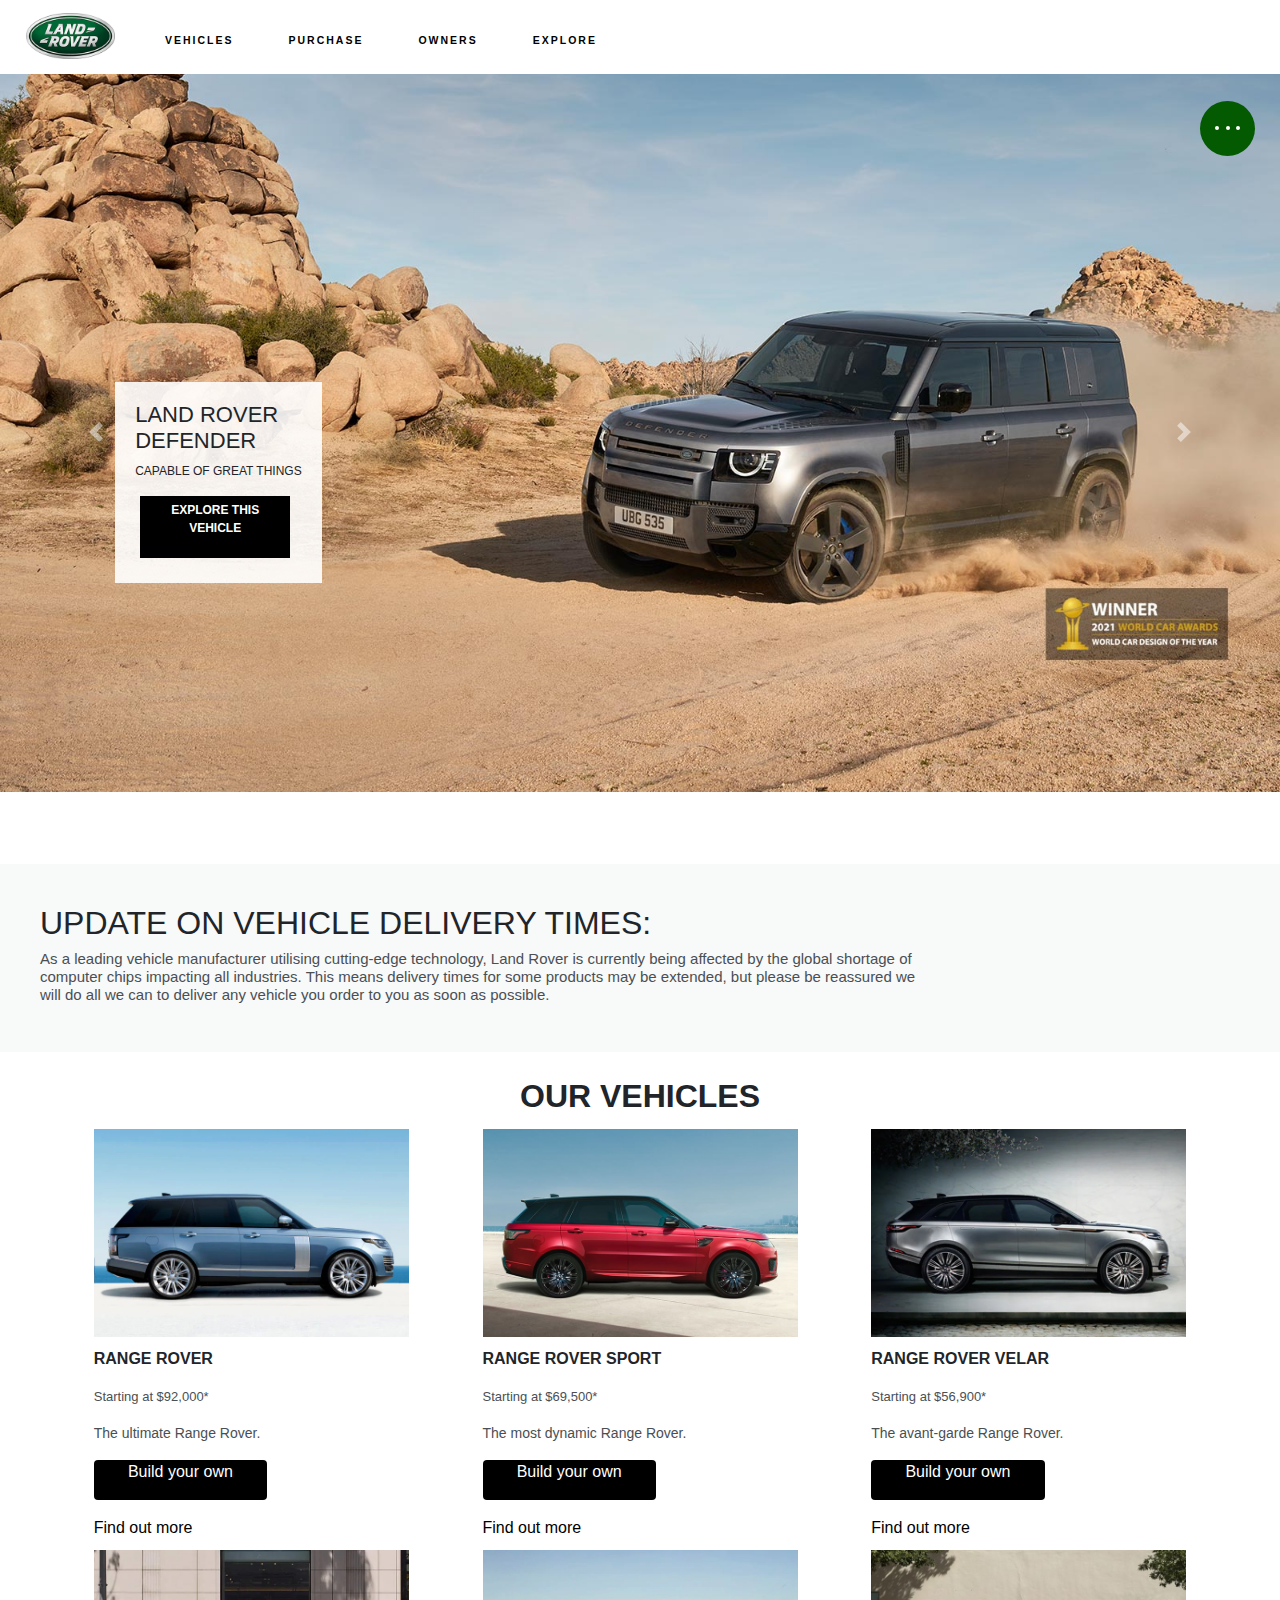
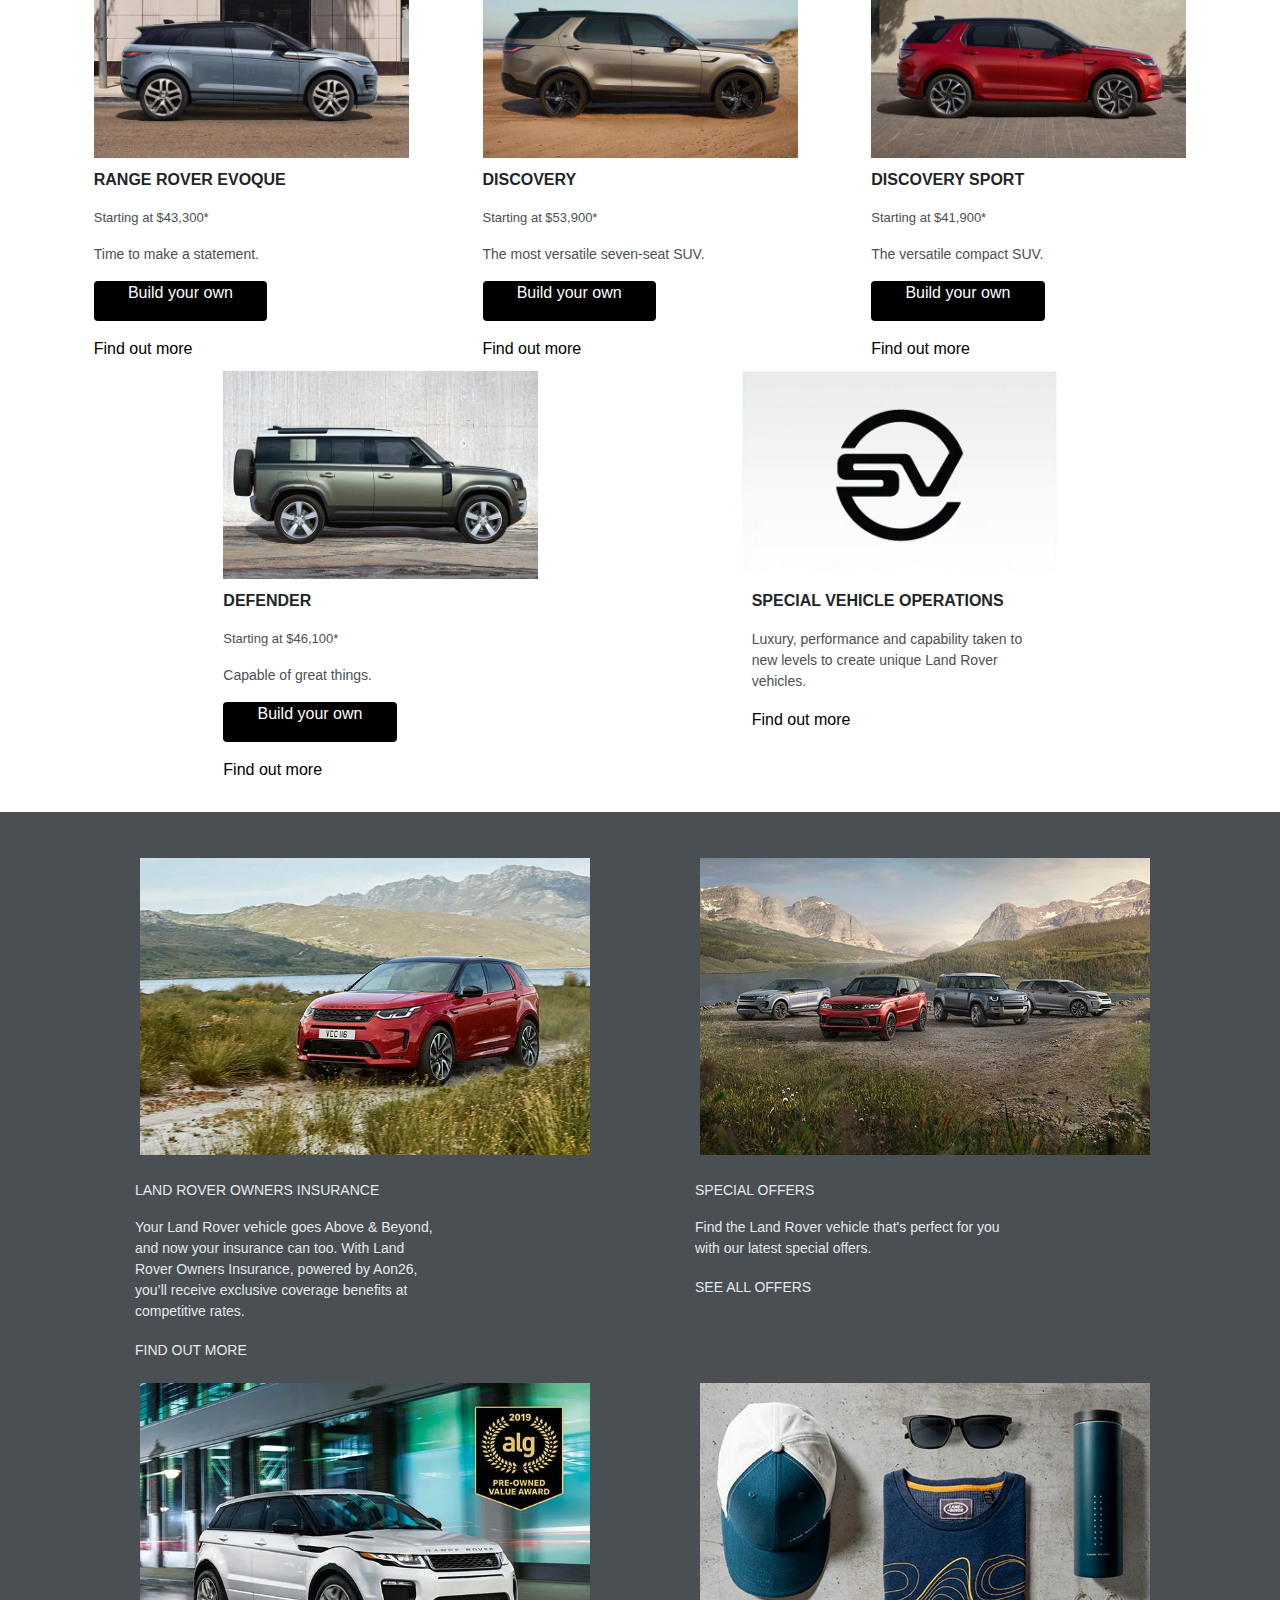
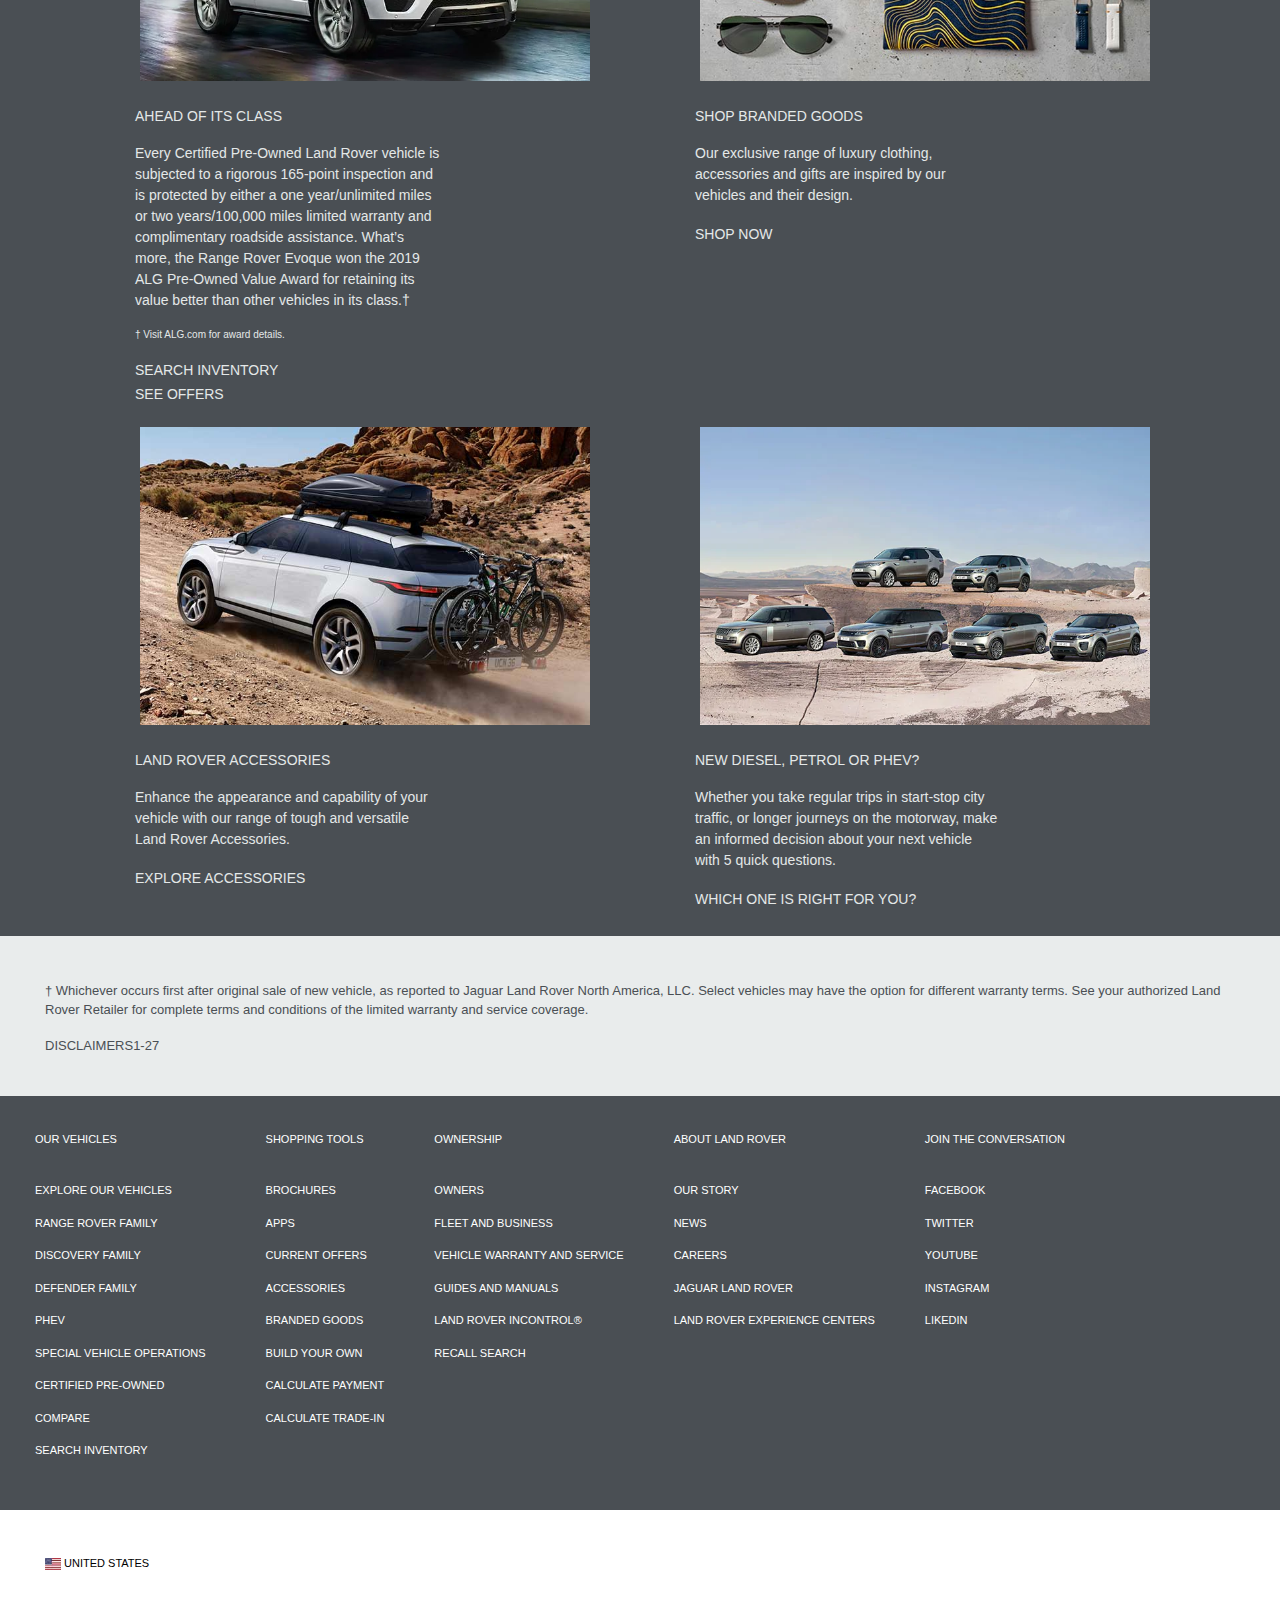
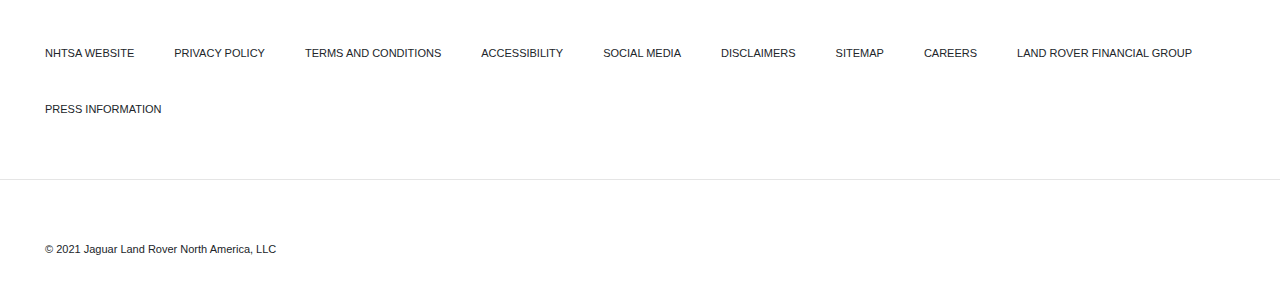
<file: index.html>
<!DOCTYPE html>
<html lang="en">

<head>
    <meta charset="UTF-8">
    <meta http-equiv="X-UA-Compatible" content="IE=edge">
    <meta name="viewport" content="width=device-width, initial-scale=1.0">
    <title>Land Rover Luxary & Compact SUVs</title>
    <link rel="stylesheet" href="/css/style.css">
    <link rel="stylesheet" href="https://maxcdn.bootstrapcdn.com/bootstrap/4.0.0/css/bootstrap.min.css"
        integrity="sha384-Gn5384xqQ1aoWXA+058RXPxPg6fy4IWvTNh0E263XmFcJlSAwiGgFAW/dAiS6JXm" crossorigin="anonymous">
    <script src="https://code.jquery.com/jquery-3.2.1.slim.min.js"
        integrity="sha384-KJ3o2DKtIkvYIK3UENzmM7KCkRr/rE9/Qpg6aAZGJwFDMVNA/GpGFF93hXpG5KkN"
        crossorigin="anonymous"></script>
    <script src="https://cdnjs.cloudflare.com/ajax/libs/popper.js/1.12.9/umd/popper.min.js"
        integrity="sha384-ApNbgh9B+Y1QKtv3Rn7W3mgPxhU9K/ScQsAP7hUibX39j7fakFPskvXusvfa0b4Q"
        crossorigin="anonymous"></script>
    <script src="https://maxcdn.bootstrapcdn.com/bootstrap/4.0.0/js/bootstrap.min.js"
        integrity="sha384-JZR6Spejh4U02d8jOt6vLEHfe/JQGiRRSQQxSfFWpi1MquVdAyjUar5+76PVCmYl"
        crossorigin="anonymous"></script>
</head>

<body>
    <header>
        <div class="header-cont">


            <div class="navigation">



                <div class="logo">
                    <img width="89px" src="/img/logo-landrover.webp">
                </div>

                <div class="cont-navigation">

                    <nav class="my-nav">
                        <div class="menu-link">
                            <div class="ff">
                                <a href="" class="menu-link venicles"><strong>VEHICLES</strong></a>
                                <div class="veniclesHov">

                                    <div class="hed">
                                        <p>All VEHICLES</p>
                                        <p>ELECTRIC</p>
                                        <P>SPECIAL VEHICLE OPERATIONS</P>


                                    </div>

                                </div>

                                <div>
                                    <a href="" class="menu-link"><strong>PURCHASE</strong></a>
                                </div>

                                <div>
                                    <a href="" class="menu-link"><strong>OWNERS</strong></a>
                                </div>

                                <div>
                                    <a href="" class="menu-link"><strong>EXPLORE</strong></a>
                                </div>
                            </div>
                    </nav>

                </div>


            </div>
            <div class="heade">
                <div class="header-slider">


                    <div id="carouselExampleControls" class="carousel slide" data-ride="carousel">
                        <div class="carousel-inner">
                            <div class="carousel-item active">
                                <img class="d-block w-100" src="/img/slider-def.jpg" alt="First slide">
                                <div class="slider-content">
                                    <h1>LAND ROVER <br> DEFENDER</h1>
                                    <p>CAPABLE OF GREAT THINGS</p>

                                    <div class="batton-cont">

                                        <p> <strong>EXPLORE THIS VEHICLE</strong></p>
                                    </div>

                                </div>
                            </div>


                            <div class="carousel-item">
                                <img class="d-block w-100" src="/img/slider-dis.jpg" alt="Second slide">
                                <div class="slider-content">
                                    <h1><strong>THE NEW LAND <br> ROVER DISCOVERY</strong></h1>
                                    <p>THE MOST VERSATILE SEVEN SEAT SUV</p>

                                    <div class="batton-cont">

                                        <p> <strong>EXPLORE THIS VEHICLE</strong></p>
                                    </div>

                                </div>
                            </div>


                            <div class="carousel-item">
                                <img class="d-block w-100" src="/img/slider-evo.jpg" alt="Third slide">
                                <div class="slider-content">
                                    <h1><strong> ROVER <br> EVOQUE</strong></h1>
                                    <p>TIME TO MAKE A STATEMENT. NOW ALSO <br> AVAILABLE AS PLUG-IN HYBRID</p>

                                    <div class="batton-cont">

                                        <p> <strong>EXPLORE THIS VEHICLE</strong></p>
                                    </div>

                                </div>
                            </div>


                            <div class="carousel-item">
                                <img class="d-block w-100" src="/img/slider-dis-second.jpg" alt="Third slide">
                                <div class="slider-content">
                                    <h1><strong>RANGE ROVER <br> EVOQUE</strong></h1>
                                    <p>TIME TO MAKE A STATEMENT. NOW ALSO <br> AVAILABLE AS PLUG-IN HYBRID</p>

                                    <div class="batton-cont">

                                        <p> <strong>EXPLORE THIS VEHICLE</strong></p>
                                    </div>

                                </div>

                            </div>
                        </div>
                        <a class="carousel-control-prev" href="#carouselExampleControls" role="button"
                            data-slide="prev">
                            <span class="carousel-control-prev-icon" aria-hidden="true"></span>
                            <span class="sr-only">Previous</span>
                        </a>
                        <a class="carousel-control-next" href="#carouselExampleControls" role="button"
                            data-slide="next">
                            <span class="carousel-control-next-icon" aria-hidden="true"></span>
                            <span class="sr-only">Next</span>
                        </a>
                    </div>

                    <div class="round-button">
                        <div class="body-round"></div>
                        <div class="body-round"></div>
                        <div class="body-round"></div>
                    </div>

                </div>
            </div>

        </div>

        </div>

    </header>


    <main>

        <div class="main-content">

            <article>
                <div class="signPost">

                </div>
            </article>

        </div>


        <article class="infoRov">

            <div class="bgg">
                <h2>UPDATE ON VEHICLE DELIVERY TIMES:</h2>
                <h3>As a leading vehicle manufacturer utilising cutting-edge technology, Land Rover is currently being
                    affected by the global shortage of computer chips impacting all industries. This means delivery
                    times for some products may be extended, but please be reassured we will do all we can to deliver
                    any vehicle you order to you as soon as possible.</h3>
            </div>


        </article>

        <article class="rangecars">
            <h2> <strong> OUR VEHICLES</strong></h2>
            <div class="cars">
                <div class="rangeRover"><img src="img/1.webp" alt="Range Rover">
                    <div class="infoRover">
                        <p><strong>RANGE ROVER</strong></p>
                        <p class="litllegrey">Starting at $92,000*</p>
                        <p class="grey">The ultimate Range Rover.</p>
                        <span class="bl">
                            <p class="bl">Build your own</p>
                        </span>
                        <a href="#">Find out more</a>
                    </div>
                </div>
                <div class="rangeRoverSport"><img src="img/2sport.jpg" alt="Range Rover Sport">
                    <div class="infoRoverSport">
                        <p><STRONG>RANGE ROVER SPORT</STRONG></p>
                        <p class="litllegrey" class="litllegrey">Starting at $69,500*</p>
                        <p class="grey">The most dynamic Range Rover.</p>
                        <span>
                            <p class="bl">Build your own</p>
                        </span>
                        <a href="#">Find out more</a>
                    </div>
                </div>
                <div class="Velar"><img src="img/velar.webp" alt="Range Rover Evoque">
                    <div class="roverVelar">
                        <p><strong>RANGE ROVER VELAR</strong></p>
                        <p class="litllegrey">Starting at $56,900*</p>
                        <p class="grey">The avant-garde Range Rover.</p>
                        <span>
                            <p class="bl">Build your own</p>
                        </span>
                        <a href="#">Find out more</a>
                    </div>
                </div>
                <div class="Evoque"><img src="img/evoque.webp" alt="Range Rover Evoque">
                    <div class="roverEvoque">
                        <p><strong>RANGE ROVER EVOQUE</strong></p>
                        <p class="litllegrey">Starting at $43,300*</p>
                        <p class="grey">Time to make a statement.</p>
                        <span>
                            <p class="bl">Build your own</p>
                        </span>
                        <a href="#">Find out more</a>
                    </div>
                </div>
                <div class="discovery"><img src="img/discovery.webp" alt="Range Rover Discovery">
                    <div class="roverDiscovery">
                        <p><strong>DISCOVERY</strong></p>
                        <p class="litllegrey">Starting at $53,900*</p>
                        <p class="grey">The most versatile seven-seat SUV.</p>
                        <span>
                            <p class="bl">Build your own</p>
                        </span>
                        <a href="#">Find out more</a>
                    </div>
                </div>
                <div class="discoverySport"><img src="img/discovery sport.jpg" alt="Discovery Sport">
                    <div class="roverdiscoverySport">
                        <p><strong>DISCOVERY SPORT</strong></p>
                        <p class="litllegrey">Starting at $41,900*</p>
                        <p class="grey">The versatile compact SUV.</p>
                        <span>
                            <p class="bl">Build your own</p>
                        </span>
                        <a href="#"> Find out more</a>
                    </div>
                </div>
                <div class="defender"><img src="img/def.webp" alt="Range Rover Defender">
                    <div class="roverDefender">
                        <p><strong>DEFENDER</strong></p>
                        <p class="litllegrey">Starting at $46,100*</p>
                        <p class="grey">Capable of great things.</p>
                        <span>
                            <p class="bl">Build your own</p>
                        </span>
                        <a href="#">Find out more</a>
                    </div>
                </div>
                <div class="SPECIALVENICLEOPERATIONS"><img src="img/specvin.webp" alt="SPECIAL VENICLE OPERATIONS">
                    <div class="spec">
                        <p><strong>SPECIAL VEHICLE OPERATIONS</strong></p>
                        <p class="grey">Luxury, performance and capability taken to<br> new levels to create unique
                            Land
                            Rover<br> vehicles.</p>
                        <a href="#">Find out more</a>
                    </div>
                </div>
            </div>
        </article>

        <article>
            <div class="infoAboutRover">
                <div class="contAbout">
                    <div class="marg">
                        <img src="img/111.webp" alt="LAND ROVER OWNERS INSURANCE">
                        <p class="str1">LAND ROVER OWNERS INSURANCE</p>
                        <p>Your Land Rover vehicle goes Above & Beyond, and now your insurance can too. With
                            Land Rover
                            Owners Insurance, powered by Aon26, you’ll receive exclusive coverage benefits
                            at
                            competitive rates.</p>
                        <a href="#">FIND OUT MORE</a>
                    </div>
                    <div class="marg">
                        <img src="img/222.jpg" alt="SPECIAL OFFERS">
                        <p class="str1">SPECIAL OFFERS</p>
                        <p>Find the Land Rover vehicle that's perfect for you with our latest special
                            offers.</p>
                        <a href="#">SEE ALL OFFERS</a>
                    </div>
                    <div class="marg">
                        <img src="img/333.webp" alt="AHEAD OF ITS CLASS">
                        <p class="str1">AHEAD OF ITS CLASS</p>
                        <p>Every Certified Pre-Owned Land Rover vehicle is subjected to a rigorous 165-point
                            inspection
                            and is protected by either a one year/unlimited miles or two years/100,000 miles
                            limited
                            warranty and complimentary roadside assistance. What’s more, the Range Rover
                            Evoque won the
                            2019 ALG Pre-Owned Value Award for retaining its value better than other
                            vehicles in its
                            class.†</p>
                        <p class="scr">† Visit ALG.com for award details.</p>
                        <a href="#">SEARCH INVENTORY</a><br>
                        <a href="#">SEE OFFERS</a>
                    </div>
                    <div class="marg">
                        <img src="img/444.jpg" alt="SHOP BRANDED GOODS">
                        <p class="str1">SHOP BRANDED GOODS</p>
                        <p>Our exclusive range of luxury clothing, accessories and gifts are inspired by our
                            vehicles
                            and their design.</p>
                        <a href="">SHOP NOW</a>
                    </div>
                    <div class="marg"><img src="img/777.jpg" alt="Land Rover Info">
                        <p class="str1">LAND ROVER ACCESSORIES</p>
                        <p>Enhance the appearance and capability of your vehicle with our range of tough and
                            versatile Land Rover Accessories.</p>
                        <a href="#">EXPLORE ACCESSORIES</a>
                    </div>
                    <div class="marg"><img src="img/888.webp" alt="Info Rover">
                        <p class="str1">NEW DIESEL, PETROL OR PHEV?</p>
                        <p>Whether you take regular trips in start-stop city traffic, or longer journeys on the
                            motorway, make an informed decision about your next vehicle with 5 quick questions.</p>
                        <a href="#">WHICH ONE IS RIGHT FOR YOU?</a>
                    </div>


                </div>
            </div>
            </div>
        </article>

        <div class="discl">
            <div class="lambo">
                <p>
                    † Whichever occurs first after original sale of new vehicle, as reported to Jaguar Land
                    Rover
                    North America, LLC. Select vehicles may have the option for different warranty terms.
                    See your
                    authorized
                    Land Rover Retailer for complete terms and conditions of the limited warranty and
                    service coverage.
                </p>
                <a href="#">DISCLAIMERS1-27</a>
            </div>
        </div>
    </main>


    <footer>
        <div class="infoFoot">
            <div class="info1">
                <p class="grey">OUR VEHICLES</p>
                <p>EXPLORE OUR VEHICLES</p>
                <p>RANGE ROVER FAMILY</p>
                <p>DISCOVERY FAMILY</p>
                <p>DEFENDER FAMILY</p>
                <p>PHEV</p>
                <p>SPECIAL VEHICLE OPERATIONS</p>
                <p>CERTIFIED PRE-OWNED</p>
                <p>COMPARE</p>
                <p>SEARCH INVENTORY</p>
            </div>
            <div class="info2">
                <p class="grey">SHOPPING TOOLS</p>
                <p>BROCHURES</p>
                <p>APPS</p>
                <p>CURRENT OFFERS</p>
                <p>ACCESSORIES</p>
                <p>BRANDED GOODS</p>
                <p>BUILD YOUR OWN</p>
                <p>CALCULATE PAYMENT</p>
                <p>CALCULATE TRADE-IN</p>
            </div>
            <div class="info3">
                <p class="grey">OWNERSHIP</p>
                <p>OWNERS</p>
                <p>FLEET AND BUSINESS</p>
                <p>VEHICLE WARRANTY AND SERVICE</p>
                <p>GUIDES AND MANUALS</p>
                <p>LAND ROVER INCONTROL®</p>
                <p>RECALL SEARCH</p>
            </div>
            <div class="info4">
                <p class="grey">ABOUT LAND ROVER</p>
                <p>OUR STORY</p>
                <p>NEWS</p>
                <p>CAREERS</p>
                <p>JAGUAR LAND ROVER</p>
                <p>LAND ROVER EXPERIENCE CENTERS</p>
            </div>
            <div class="info5">
                <p class="grey">JOIN THE CONVERSATION</p>
                <p>FACEBOOK</p>
                <p>TWITTER</p>
                <p>YOUTUBE</p>
                <p>INSTAGRAM</p>
                <p>LIKEDIN</p>
            </div>

        </div>


        <div class="cont">

            <div class="i"><img src="img/US.webp" alt="Usa" width="16px" height="12px"> UNITED STATES</div>
            <div class="fa">
                <p>NHTSA WEBSITE</p>
                <p>PRIVACY POLICY</p>
                <p>TERMS AND CONDITIONS</p>
                <p>ACCESSIBILITY</p>
                <p>SOCIAL MEDIA</p>
                <p>DISCLAIMERS</p>
                <p>SITEMAP</p>
                <p>CAREERS</p>
                <p>LAND ROVER FINANCIAL GROUP</p>
                <p>PRESS INFORMATION</p>
            </div>
            <hr>
            <div class="fa">
                <p>
                    © 2021 Jaguar Land Rover North America, LLC</p>
            </div>
        </div>

    </footer>
</body>

</html>
</file>
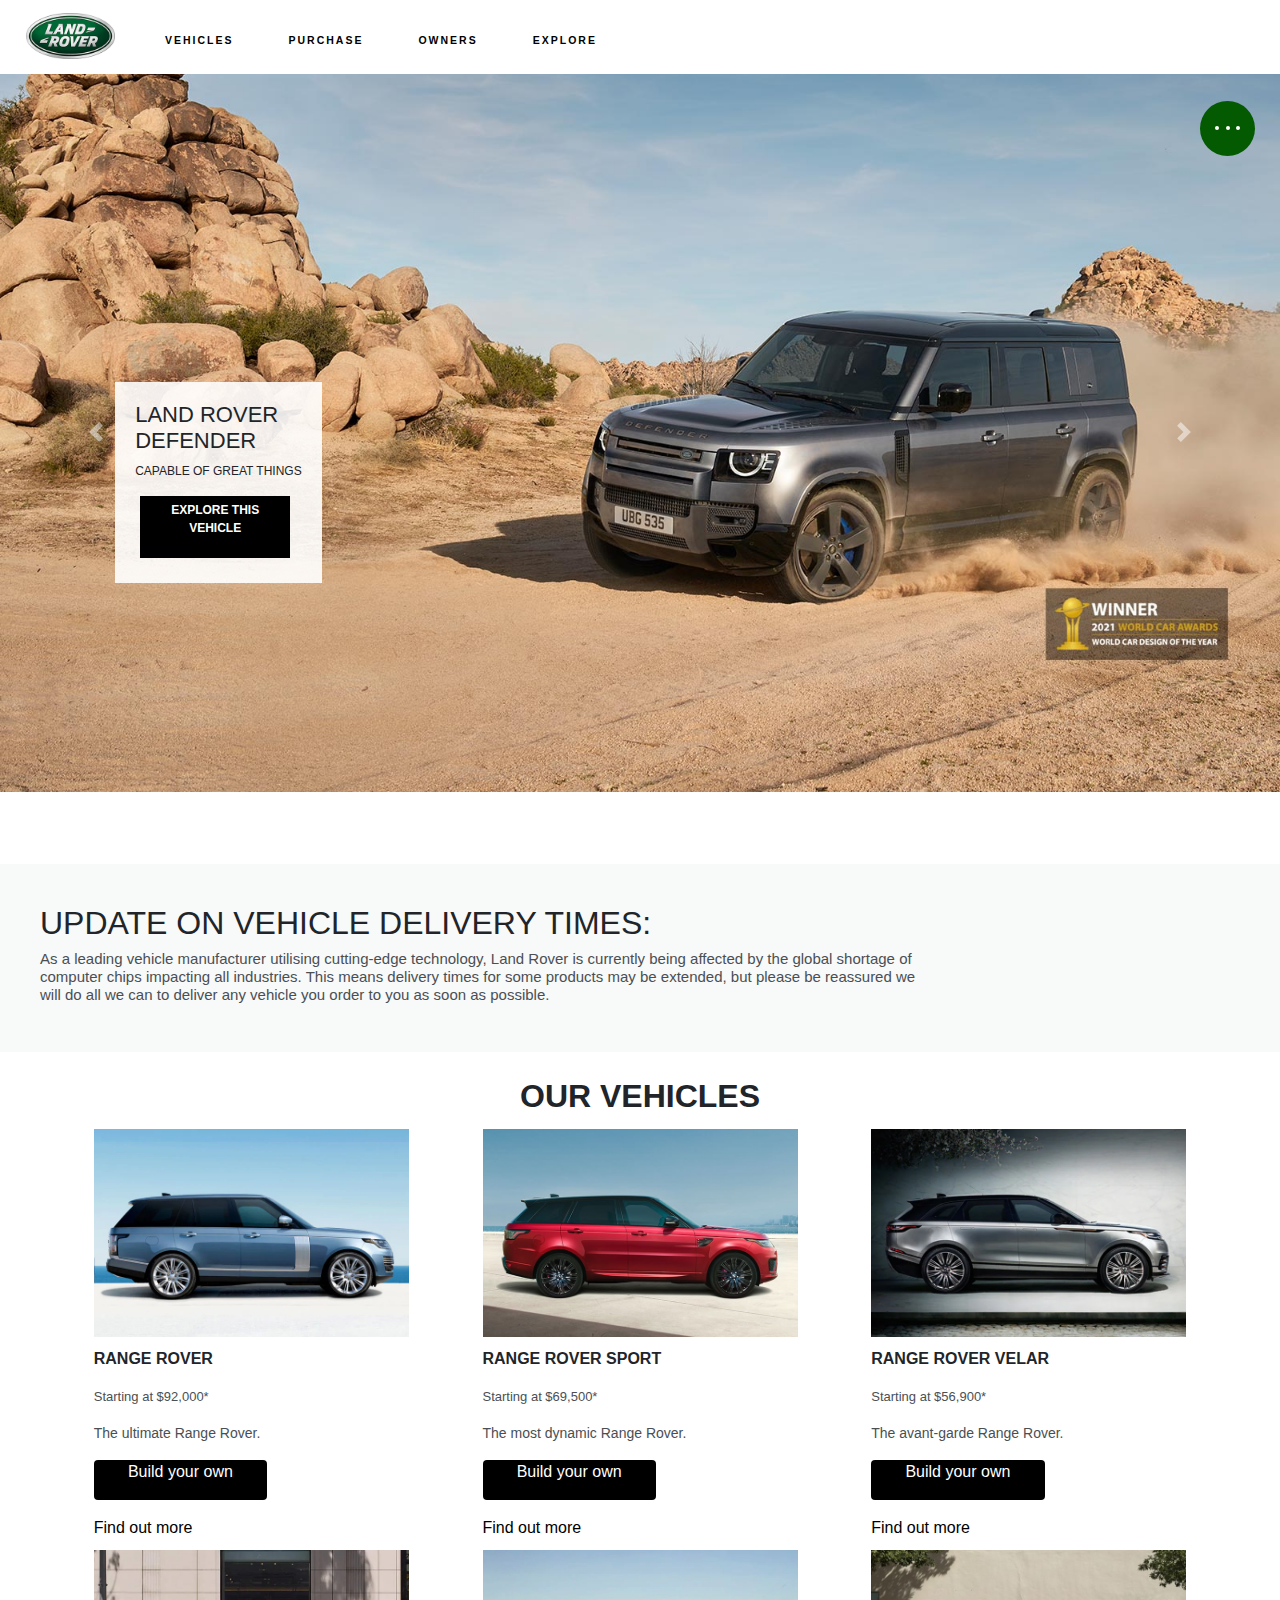
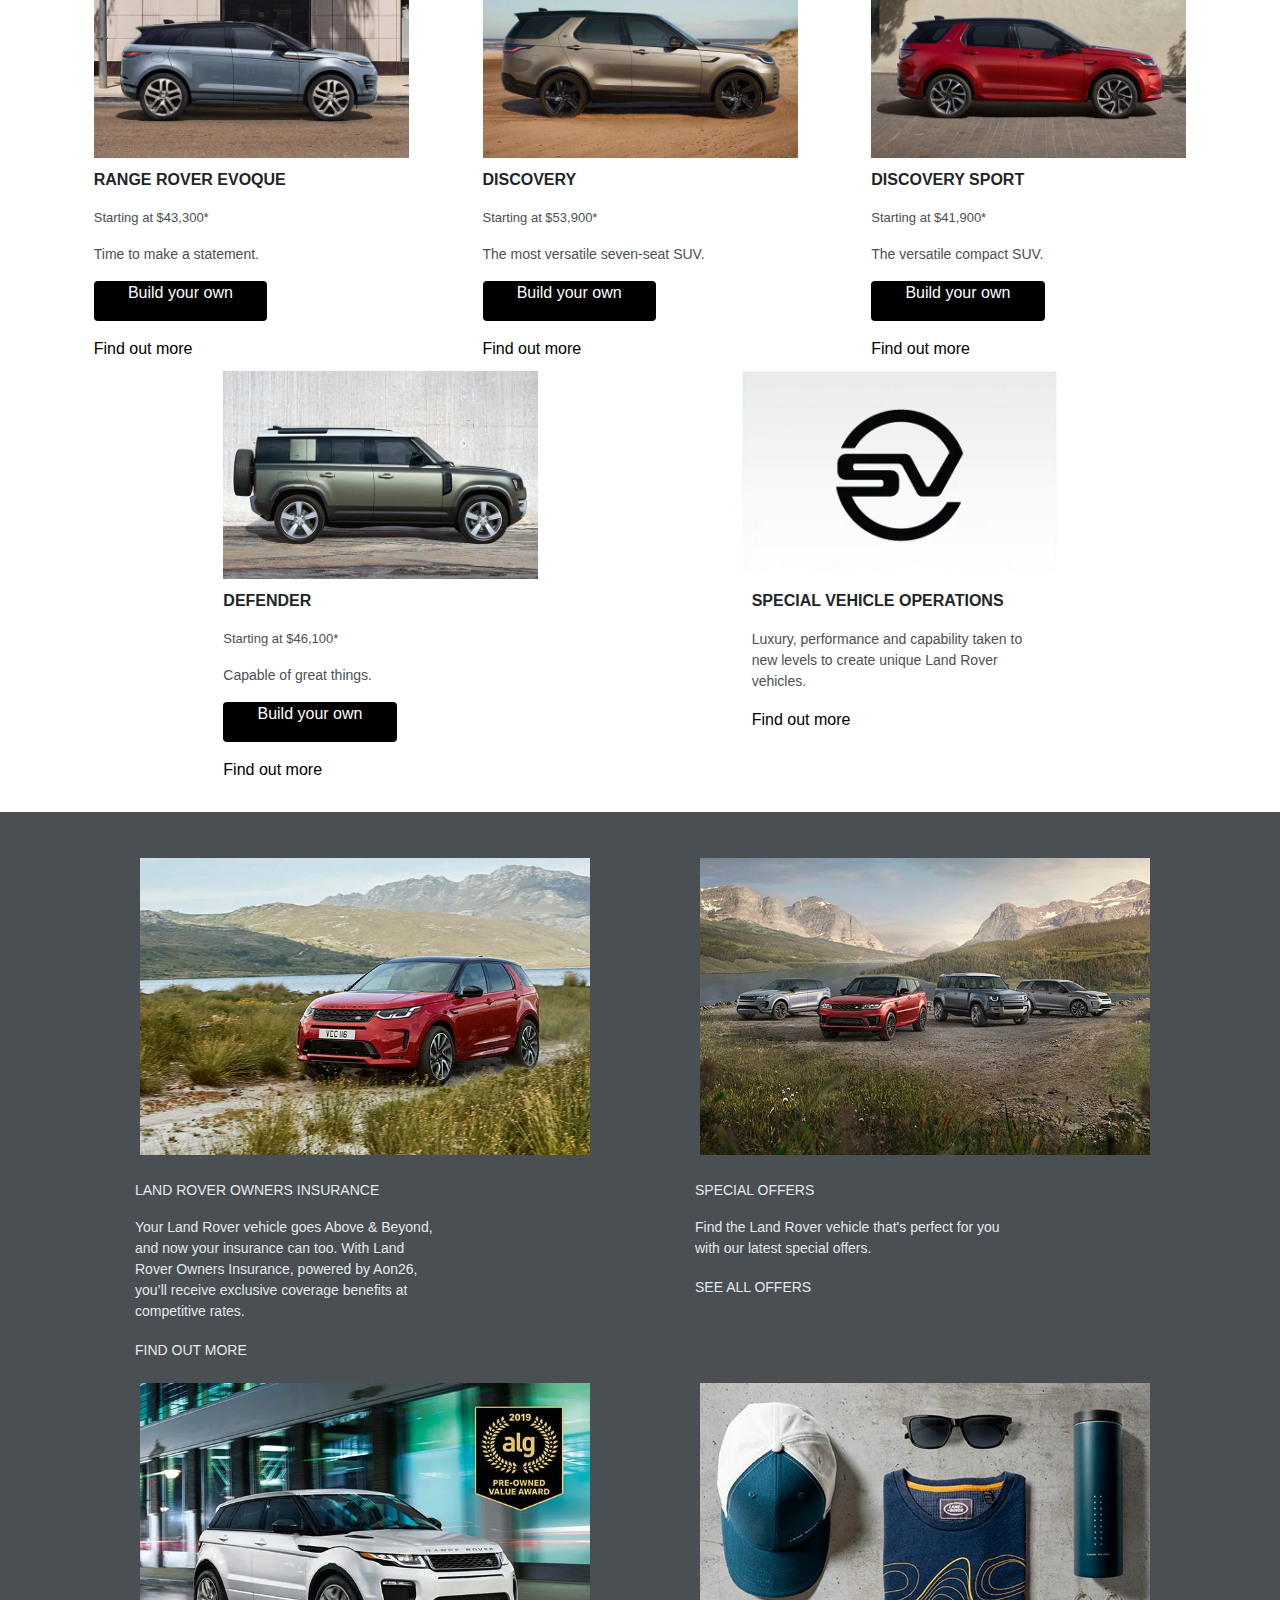
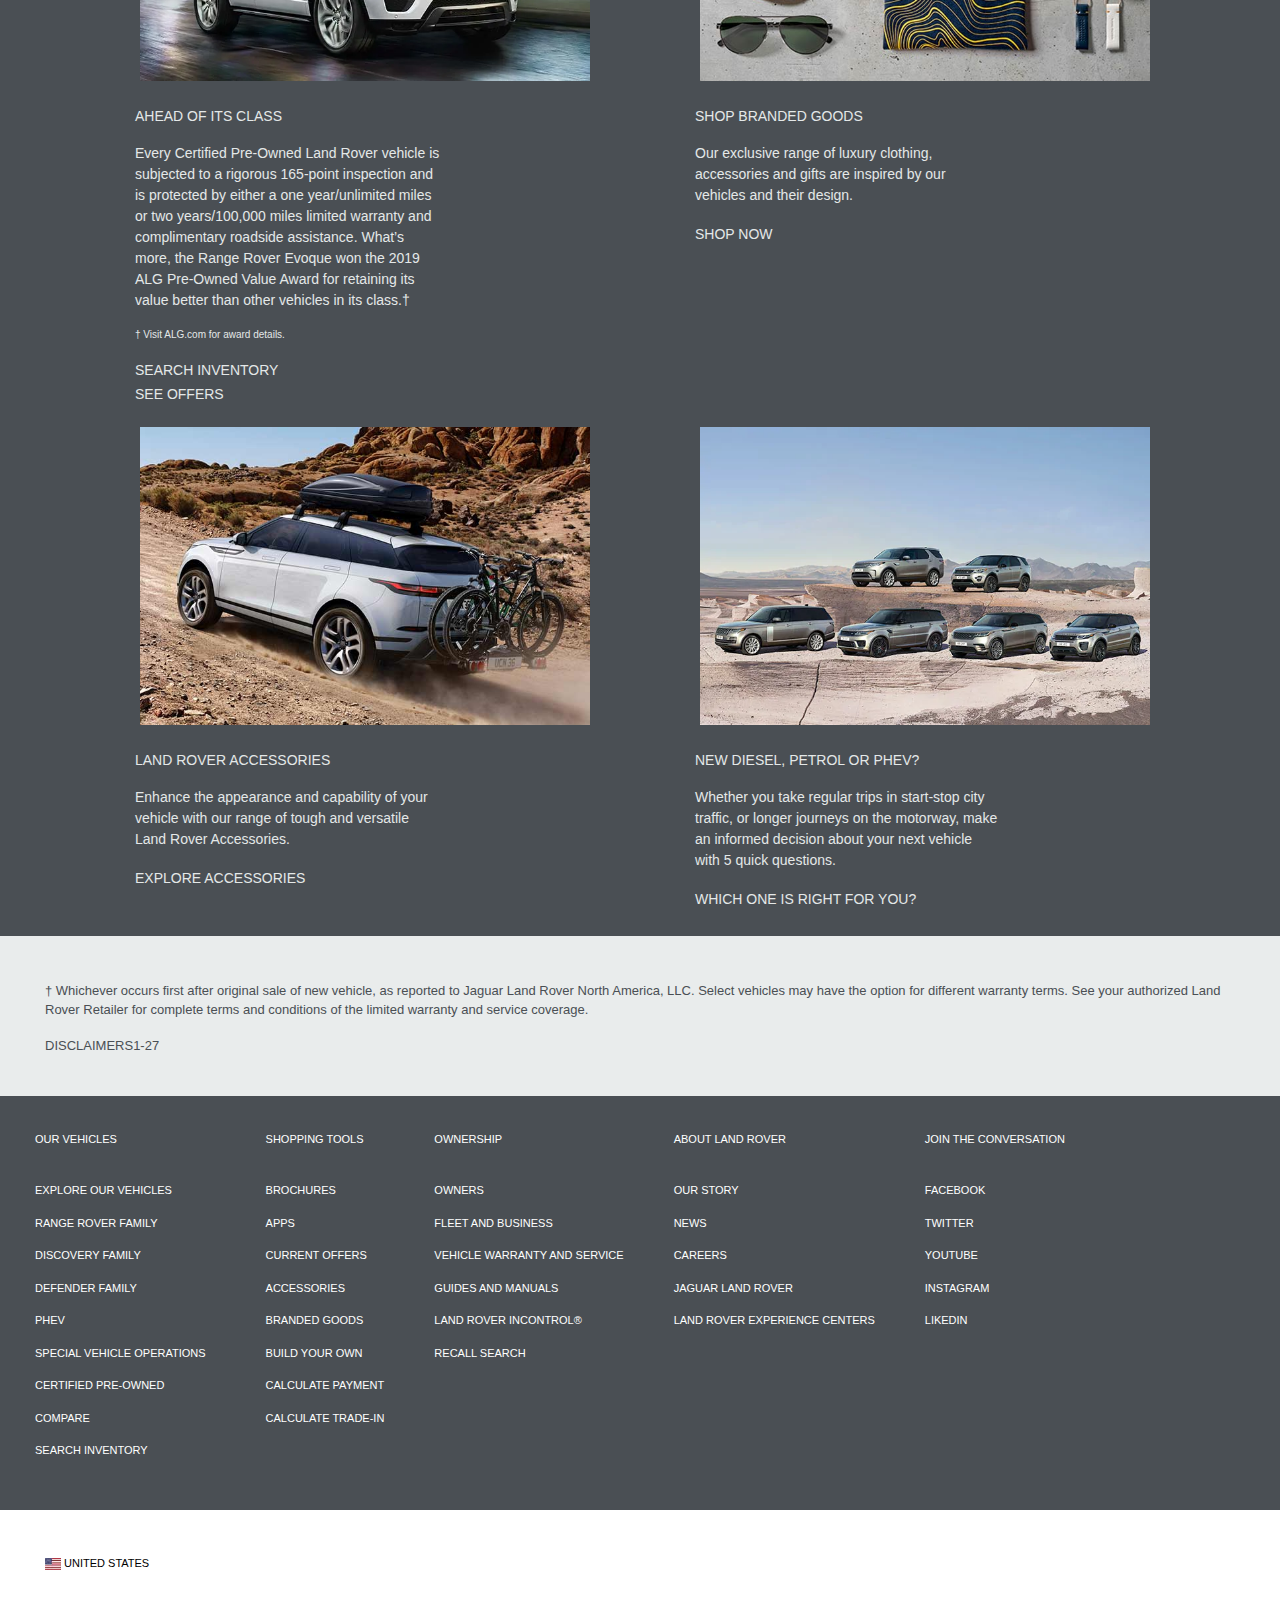
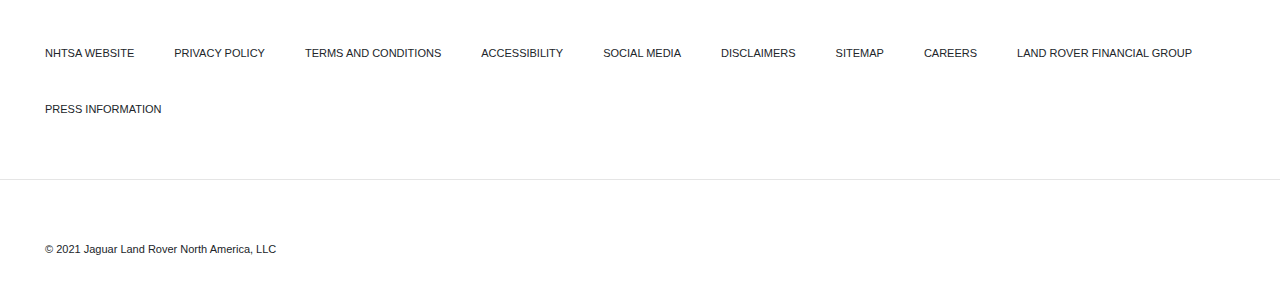
<file: Land Rover/index.html>
<!DOCTYPE html>
<html lang="en">

<head>
    <meta charset="UTF-8">
    <meta http-equiv="X-UA-Compatible" content="IE=edge">
    <meta name="viewport" content="width=device-width, initial-scale=1.0">
    <title>Land Rover Luxary & Compact SUVs</title>
    <link rel="stylesheet" href="/css/style.css">
    <link rel="stylesheet" href="https://maxcdn.bootstrapcdn.com/bootstrap/4.0.0/css/bootstrap.min.css"
        integrity="sha384-Gn5384xqQ1aoWXA+058RXPxPg6fy4IWvTNh0E263XmFcJlSAwiGgFAW/dAiS6JXm" crossorigin="anonymous">
    <script src="https://code.jquery.com/jquery-3.2.1.slim.min.js"
        integrity="sha384-KJ3o2DKtIkvYIK3UENzmM7KCkRr/rE9/Qpg6aAZGJwFDMVNA/GpGFF93hXpG5KkN"
        crossorigin="anonymous"></script>
    <script src="https://cdnjs.cloudflare.com/ajax/libs/popper.js/1.12.9/umd/popper.min.js"
        integrity="sha384-ApNbgh9B+Y1QKtv3Rn7W3mgPxhU9K/ScQsAP7hUibX39j7fakFPskvXusvfa0b4Q"
        crossorigin="anonymous"></script>
    <script src="https://maxcdn.bootstrapcdn.com/bootstrap/4.0.0/js/bootstrap.min.js"
        integrity="sha384-JZR6Spejh4U02d8jOt6vLEHfe/JQGiRRSQQxSfFWpi1MquVdAyjUar5+76PVCmYl"
        crossorigin="anonymous"></script>
</head>

<body>
    <header>
        <div class="header-cont">


            <div class="navigation">



                <div class="logo">
                    <img width="89px" src="/img/logo-landrover.webp">
                </div>

                <div class="cont-navigation">

                    <nav class="my-nav">
                        <div class="menu-link">
                            <div class="ff">
                                <a href="" class="menu-link venicles"><strong>VEHICLES</strong></a>
                                <div>
                                    <a href="" class="menu-link"><strong>PURCHASE</strong></a>
                                </div>

                                <div>
                                    <a href="" class="menu-link"><strong>OWNERS</strong></a>
                                </div>

                                <div>
                                    <a href="" class="menu-link"><strong>EXPLORE</strong></a>
                                </div>
                            </div>
                    </nav>

                </div>


            </div>
            <div class="heade">
                <div class="header-slider">


                    <div id="carouselExampleControls" class="carousel slide" data-ride="carousel">
                        <div class="carousel-inner">
                            <div class="carousel-item active">
                                <img class="d-block w-100" src="/img/slider-def.jpg" alt="First slide">
                                <div class="slider-content">
                                    <h1>LAND ROVER <br> DEFENDER</h1>
                                    <p>CAPABLE OF GREAT THINGS</p>

                                    <div class="batton-cont">

                                        <p> <strong>EXPLORE THIS VEHICLE</strong></p>
                                    </div>

                                </div>
                            </div>


                            <div class="carousel-item">
                                <img class="d-block w-100" src="/img/slider-dis.jpg" alt="Second slide">
                                <div class="slider-content">
                                    <h1><strong>THE NEW LAND <br> ROVER DISCOVERY</strong></h1>
                                    <p>THE MOST VERSATILE SEVEN SEAT SUV</p>

                                    <div class="batton-cont">

                                        <p> <strong>EXPLORE THIS VEHICLE</strong></p>
                                    </div>

                                </div>
                            </div>


                            <div class="carousel-item">
                                <img class="d-block w-100" src="/img/slider-evo.jpg" alt="Third slide">
                                <div class="slider-content">
                                    <h1><strong> ROVER <br> EVOQUE</strong></h1>
                                    <p>TIME TO MAKE A STATEMENT. NOW ALSO <br> AVAILABLE AS PLUG-IN HYBRID</p>

                                    <div class="batton-cont">

                                        <p> <strong>EXPLORE THIS VEHICLE</strong></p>
                                    </div>

                                </div>
                            </div>


                            <div class="carousel-item">
                                <img class="d-block w-100" src="/img/slider-dis-second.jpg" alt="Third slide">
                                <div class="slider-content">
                                    <h1><strong>RANGE ROVER <br> EVOQUE</strong></h1>
                                    <p>TIME TO MAKE A STATEMENT. NOW ALSO <br> AVAILABLE AS PLUG-IN HYBRID</p>

                                    <div class="batton-cont">

                                        <p> <strong>EXPLORE THIS VEHICLE</strong></p>
                                    </div>

                                </div>

                            </div>
                        </div>
                        <a class="carousel-control-prev" href="#carouselExampleControls" role="button"
                            data-slide="prev">
                            <span class="carousel-control-prev-icon" aria-hidden="true"></span>
                            <span class="sr-only">Previous</span>
                        </a>
                        <a class="carousel-control-next" href="#carouselExampleControls" role="button"
                            data-slide="next">
                            <span class="carousel-control-next-icon" aria-hidden="true"></span>
                            <span class="sr-only">Next</span>
                        </a>
                    </div>

                    <div class="round-button">
                        <div class="body-round"></div>
                        <div class="body-round"></div>
                        <div class="body-round"></div>
                    </div>

                </div>
            </div>

        </div>

        </div>

    </header>


    <main>




        <article class="infoRov">

            <div class="bgg">
                <h2>UPDATE ON VEHICLE DELIVERY TIMES:</h2>
                <h3>As a leading vehicle manufacturer utilising cutting-edge technology, Land Rover is currently being
                    affected by the global shortage of computer chips impacting all industries. This means delivery
                    times for some products may be extended, but please be reassured we will do all we can to deliver
                    any vehicle you order to you as soon as possible.</h3>
            </div>


        </article>

        <article class="rangecars">
            <h2> <strong> OUR VEHICLES</strong></h2>
            <div class="cars">
                <div class="rangeRover"><img src="img/1.webp" alt="Range Rover">
                    <div class="infoRover">
                        <p><strong>RANGE ROVER</strong></p>
                        <p class="litllegrey">Starting at $92,000*</p>
                        <p class="grey">The ultimate Range Rover.</p>
                        <span>
                            <p class="bl">Build your own</p>
                        </span>
                        <a href="#">Find out more</a>
                    </div>
                </div>
                <div class="rangeRoverSport"><img src="img/2sport.jpg" alt="Range Rover Sport">
                    <div class="infoRoverSport">
                        <p><STRONG>RANGE ROVER SPORT</STRONG></p>
                        <p class="litllegrey" class="litllegrey">Starting at $69,500*</p>
                        <p class="grey">The most dynamic Range Rover.</p>
                        <span>
                            <p class="bl">Build your own</p>
                        </span>
                        <a href="#">Find out more</a>
                    </div>
                </div>
                <div class="Velar"><img src="img/velar.webp" alt="Range Rover Evoque">
                    <div class="roverVelar">
                        <p><strong>RANGE ROVER VELAR</strong></p>
                        <p class="litllegrey">Starting at $56,900*</p>
                        <p class="grey">The avant-garde Range Rover.</p>
                        <span>
                            <p class="bl">Build your own</p>
                        </span>
                        <a href="#">Find out more</a>
                    </div>
                </div>
                <div class="Evoque"><img src="img/evoque.webp" alt="Range Rover Evoque">
                    <div class="roverEvoque">
                        <p><strong>RANGE ROVER EVOQUE</strong></p>
                        <p class="litllegrey">Starting at $43,300*</p>
                        <p class="grey">Time to make a statement.</p>
                        <span>
                            <p class="bl">Build your own</p>
                        </span>
                        <a href="#">Find out more</a>
                    </div>
                </div>
                <div class="discovery"><img src="img/discovery.webp" alt="Range Rover Discovery">
                    <div class="roverDiscovery">
                        <p><strong>DISCOVERY</strong></p>
                        <p class="litllegrey">Starting at $53,900*</p>
                        <p class="grey">The most versatile seven-seat SUV.</p>
                        <span>
                            <p class="bl">Build your own</p>
                        </span>
                        <a href="#">Find out more</a>
                    </div>
                </div>
                <div class="discoverySport"><img src="img/discovery sport.jpg" alt="Discovery Sport">
                    <div class="roverdiscoverySport">
                        <p><strong>DISCOVERY SPORT</strong></p>
                        <p class="litllegrey">Starting at $41,900*</p>
                        <p class="grey">The versatile compact SUV.</p>
                        <span>
                            <p class="bl">Build your own</p>
                        </span>
                        <a href="#"> Find out more</a>
                    </div>
                </div>
                <div class="defender"><img src="img/def.webp" alt="Range Rover Defender">
                    <div class="roverDefender">
                        <p><strong>DEFENDER</strong></p>
                        <p class="litllegrey">Starting at $46,100*</p>
                        <p class="grey">Capable of great things.</p>
                        <span>
                            <p class="bl">Build your own</p>
                        </span>
                        <a href="#">Find out more</a>
                    </div>
                </div>
                <div class="SPECIALVENICLEOPERATIONS"><img src="img/specvin.webp" alt="SPECIAL VENICLE OPERATIONS">
                    <div class="spec">
                        <p><strong>SPECIAL VEHICLE OPERATIONS</strong></p>
                        <p class="grey">Luxury, performance and capability taken to<br> new levels to create unique
                            Land
                            Rover<br> vehicles.</p>
                        <a href="#">Find out more</a>
                    </div>
                </div>
            </div>
        </article>

        <article>
            <div class="infoAboutRover">
                <div class="contAbout">
                    <div class="marg">
                        <img src="img/111.webp" alt="LAND ROVER OWNERS INSURANCE">
                        <p class="str1">LAND ROVER OWNERS INSURANCE</p>
                        <p>Your Land Rover vehicle goes Above & Beyond, and now your insurance can too. With
                            Land Rover
                            Owners Insurance, powered by Aon26, you’ll receive exclusive coverage benefits
                            at
                            competitive rates.</p>
                        <a href="#">FIND OUT MORE</a>
                    </div>
                    <div class="marg">
                        <img src="img/222.jpg" alt="SPECIAL OFFERS">
                        <p class="str1">SPECIAL OFFERS</p>
                        <p>Find the Land Rover vehicle that's perfect for you with our latest special
                            offers.</p>
                        <a href="#">SEE ALL OFFERS</a>
                    </div>
                    <div class="marg">
                        <img src="img/333.webp" alt="AHEAD OF ITS CLASS">
                        <p class="str1">AHEAD OF ITS CLASS</p>
                        <p>Every Certified Pre-Owned Land Rover vehicle is subjected to a rigorous 165-point
                            inspection
                            and is protected by either a one year/unlimited miles or two years/100,000 miles
                            limited
                            warranty and complimentary roadside assistance. What’s more, the Range Rover
                            Evoque won the
                            2019 ALG Pre-Owned Value Award for retaining its value better than other
                            vehicles in its
                            class.†</p>
                        <p class="scr">† Visit ALG.com for award details.</p>
                        <a href="#">SEARCH INVENTORY</a><br>
                        <a href="#">SEE OFFERS</a>
                    </div>
                    <div class="marg">
                        <img src="img/444.jpg" alt="SHOP BRANDED GOODS">
                        <p class="str1">SHOP BRANDED GOODS</p>
                        <p>Our exclusive range of luxury clothing, accessories and gifts are inspired by our
                            vehicles
                            and their design.</p>
                        <a href="">SHOP NOW</a>
                    </div>
                    <div class="marg"><img src="img/777.jpg" alt="Land Rover Info">
                        <p class="str1">LAND ROVER ACCESSORIES</p>
                        <p>Enhance the appearance and capability of your vehicle with our range of tough and
                            versatile Land Rover Accessories.</p>
                        <a href="#">EXPLORE ACCESSORIES</a>
                    </div>
                    <div class="marg"><img src="img/888.webp" alt="Info Rover">
                        <p class="str1">NEW DIESEL, PETROL OR PHEV?</p>
                        <p>Whether you take regular trips in start-stop city traffic, or longer journeys on the
                            motorway, make an informed decision about your next vehicle with 5 quick questions.</p>
                        <a href="#">WHICH ONE IS RIGHT FOR YOU?</a>
                    </div>


                </div>
            </div>
            </div>
        </article>

        <div class="discl">
            <div class="lambo">
                <p>
                    † Whichever occurs first after original sale of new vehicle, as reported to Jaguar Land
                    Rover
                    North America, LLC. Select vehicles may have the option for different warranty terms.
                    See your
                    authorized
                    Land Rover Retailer for complete terms and conditions of the limited warranty and
                    service coverage.
                </p>
                <a href="#">DISCLAIMERS1-27</a>
            </div>
        </div>
    </main>


    <footer>
        <div class="infoFoot">
            <div class="info1">
                <p class="grey">OUR VEHICLES</p>
                <p>EXPLORE OUR VEHICLES</p>
                <p>RANGE ROVER FAMILY</p>
                <p>DISCOVERY FAMILY</p>
                <p>DEFENDER FAMILY</p>
                <p>PHEV</p>
                <p>SPECIAL VEHICLE OPERATIONS</p>
                <p>CERTIFIED PRE-OWNED</p>
                <p>COMPARE</p>
                <p>SEARCH INVENTORY</p>
            </div>
            <div class="info2">
                <p class="grey">SHOPPING TOOLS</p>
                <p>BROCHURES</p>
                <p>APPS</p>
                <p>CURRENT OFFERS</p>
                <p>ACCESSORIES</p>
                <p>BRANDED GOODS</p>
                <p>BUILD YOUR OWN</p>
                <p>CALCULATE PAYMENT</p>
                <p>CALCULATE TRADE-IN</p>
            </div>
            <div class="info3">
                <p class="grey">OWNERSHIP</p>
                <p>OWNERS</p>
                <p>FLEET AND BUSINESS</p>
                <p>VEHICLE WARRANTY AND SERVICE</p>
                <p>GUIDES AND MANUALS</p>
                <p>LAND ROVER INCONTROL®</p>
                <p>RECALL SEARCH</p>
            </div>
            <div class="info4">
                <p class="grey">ABOUT LAND ROVER</p>
                <p>OUR STORY</p>
                <p>NEWS</p>
                <p>CAREERS</p>
                <p>JAGUAR LAND ROVER</p>
                <p>LAND ROVER EXPERIENCE CENTERS</p>
            </div>
            <div class="info5">
                <p class="grey">JOIN THE CONVERSATION</p>
                <p>FACEBOOK</p>
                <p>TWITTER</p>
                <p>YOUTUBE</p>
                <p>INSTAGRAM</p>
                <p>LIKEDIN</p>
            </div>

        </div>


        <div class="cont">

            <div class="i"><img src="img/US.webp" alt="Usa" width="16px" height="12px"> UNITED STATES</div>
            <div class="fa">
                <p>NHTSA WEBSITE</p>
                <p>PRIVACY POLICY</p>
                <p>TERMS AND CONDITIONS</p>
                <p>ACCESSIBILITY</p>
                <p>SOCIAL MEDIA</p>
                <p>DISCLAIMERS</p>
                <p>SITEMAP</p>
                <p>CAREERS</p>
                <p>LAND ROVER FINANCIAL GROUP</p>
                <p>PRESS INFORMATION</p>
            </div>
            <hr>
            <div class="fa">
                <p>
                    © 2021 Jaguar Land Rover North America, LLC</p>
            </div>
        </div>

    </footer>
</body>

</html>
</file>
<file: css/style.css>
header {
  position: relative;
}

html {
  font-family: "AvenirNext", "arial", "helvetica", sans-serif;
}

.rangecars {
  display: block;
  position: relative;
  width: 100%;
  height: auto;
  padding: 25px;
  background-color: rgba(145, 145, 145, 0.274) 2, 102, 102;
}
@media (max-width: 740px) {
  .rangecars .cars img {
    width: 100%;
    margin: 5px;
  }
}
@media (min-width: 741px) {
  .rangecars .cars img {
    width: 315px;
  }
}
@media (min-width: 897px) {
  .rangecars .cars {
    width: auto;
    height: auto;
    display: flex;
    flex-wrap: nowrap;
  }
  .rangecars .cars img {
    background-size: contain;
  }
}
.rangecars h2 {
  text-align: center;
}
.rangecars .cars {
  display: flex;
  flex-wrap: wrap;
  width: 100%;
  height: auto;
  justify-content: space-evenly;
}
.rangecars .litllegrey {
  font-size: 13px;
  color: #4a4f54;
}
.rangecars .grey {
  font-size: 14px;
  color: #4a4f54;
}
.rangecars a {
  color: black;
}
.rangecars .rangeRover {
  margin: 5px;
}
.rangecars .rangeRover .infoRover {
  margin-top: 10px;
}
.rangecars .rangeRover .bl {
  color: white;
  background-color: black;
  width: 55%;
  height: 40px;
  text-align: center;
  border-radius: 4px;
}
.rangecars .rangeRover .bl:hover {
  color: black;
  background-color: #fff;
  width: 55%;
  height: 40px;
  border: 2px solid black;
}
.rangecars .rangeRoverSport {
  margin: 5px;
}
.rangecars .rangeRoverSport .infoRoverSport {
  margin-top: 10px;
}
.rangecars .rangeRoverSport .bl {
  color: white;
  background-color: black;
  width: 55%;
  height: 40px;
  text-align: center;
  border-radius: 4px;
}
.rangecars .rangeRoverSport .bl:hover {
  color: black;
  background-color: #fff;
  width: 55%;
  height: 40px;
  border: 2px solid black;
}
.rangecars .Velar {
  margin: 5px;
}
.rangecars .Velar .roverVelar {
  margin-top: 10px;
}
.rangecars .Velar .bl {
  color: white;
  background-color: black;
  width: 55%;
  height: 40px;
  text-align: center;
  border-radius: 4px;
}
.rangecars .Velar .bl:hover {
  color: black;
  background-color: #fff;
  width: 55%;
  height: 40px;
  border: 2px solid black;
}
.rangecars .Evoque {
  margin: 5px;
}
.rangecars .Evoque .roverEvoque {
  margin-top: 10px;
}
.rangecars .Evoque .bl {
  color: white;
  background-color: black;
  width: 55%;
  height: 40px;
  text-align: center;
  border-radius: 4px;
}
.rangecars .Evoque .bl:hover {
  color: black;
  background-color: #fff;
  width: 55%;
  height: 40px;
  border: 2px solid black;
}
.rangecars .discovery {
  margin: 5px;
}
.rangecars .discovery .roverDiscovery {
  margin-top: 10px;
}
.rangecars .discovery .bl {
  color: white;
  background-color: black;
  width: 55%;
  height: 40px;
  text-align: center;
  border-radius: 4px;
}
.rangecars .discovery .bl:hover {
  color: black;
  background-color: #fff;
  width: 55%;
  height: 40px;
  border: 2px solid black;
}
.rangecars .discoverySport {
  margin: 5px;
}
.rangecars .discoverySport .roverdiscoverySport {
  margin-top: 10px;
}
.rangecars .discoverySport .bl {
  color: white;
  background-color: black;
  width: 55%;
  height: 40px;
  text-align: center;
  border-radius: 4px;
}
.rangecars .discoverySport .bl:hover {
  color: black;
  background-color: #fff;
  width: 55%;
  height: 40px;
  border: 2px solid black;
}
.rangecars .defender {
  margin: 5px;
}
.rangecars .defender .roverDefender {
  margin-top: 10px;
}
.rangecars .defender .bl {
  background-color: black;
  color: white;
  width: 55%;
  height: 40px;
  text-align: center;
  border-radius: 4px;
}
.rangecars .defender .bl:hover {
  color: black;
  background-color: #fff;
  width: 55%;
  height: 40px;
  border: 2px solid black;
}
.rangecars .SPECIALVENICLEOPERATIONS {
  margin: 5px;
}
.rangecars .SPECIALVENICLEOPERATIONS .spec {
  margin: 10px;
}

.infoRov {
  display: block;
  position: relative;
  width: 100%;
  height: auto;
  background-color: #f8f9f9;
}
.infoRov h3 {
  color: #4a4f54;
  width: 75%;
  font-size: 15px;
}

.infoAboutRover {
  display: block;
  background-color: #4a4f54;
  width: 100%;
  height: auto;
  padding: 25px;
  justify-content: space-evenly;
  flex-wrap: wrap;
}
.infoAboutRover img {
  width: 100%;
}
@media (max-width: 740px) {
  .infoAboutRover img {
    width: 100%;
    margin: 5px;
  }
}
.infoAboutRover .marg {
  margin-top: 1em;
}
.infoAboutRover .contAbout {
  display: flex;
  flex-wrap: wrap;
  width: 100%;
  height: auto;
  justify-content: space-evenly;
}
@media (min-width: 741px) {
  .infoAboutRover .marg img {
    width: 315px;
    margin: 5px;
  }
}
@media (min-width: 1023px) {
  .infoAboutRover .marg {
    width: 450px;
  }
  .infoAboutRover .marg img {
    width: 450px;
  }
}
.infoAboutRover .str1 {
  margin-top: 20px;
}
.infoAboutRover a {
  font-size: 14px;
  width: 305px;
  color: #e4e8e8;
}
.infoAboutRover p {
  font-size: 14px;
  width: 305px;
  color: #e4e8e8;
}
.infoAboutRover .scr {
  font-size: 10px;
}

.discl {
  background-color: #e9ecec;
  color: #4a4f54;
  width: 100%;
  height: 160px;
}
.discl .lambo {
  position: absolute;
  padding: 45px;
  font-size: 13px;
}
.discl a {
  color: #4a4f54;
}

.bgg {
  padding: 40px;
}

.navigation {
  position: fixed;
  left: 0px;
  top: 0px;
  width: 100vw;
  height: 74px;
  padding: 13px 10px 10px 26px;
  background-color: #fff;
  display: flex;
  z-index: 1;
}
.navigation .menu-link {
  margin-left: 15px;
}
.navigation .menu-link .my-menu {
  padding: 12px;
}
.navigation .menu-link .menu-link {
  display: flex;
  flex-direction: row;
  position: relative;
  text-decoration: none;
  color: black;
  padding: 20px;
  letter-spacing: 2px;
  font-size: 10.5px;
}
.navigation .menu-link .menu-link:hover {
  background-color: #6666663f;
  border-radius: 5px;
  text-decoration: none;
}
.navigation .search {
  width: 100%;
  right: -25%;
  position: relative;
}
.navigation .cont-search {
  list-style: none;
  text-decoration: none;
  display: flex;
  align-items: center;
  align-items: flex-end;
  padding: 10px;
  width: 100%;
}
.navigation .cont-search .link-search {
  padding: 10px;
}
.navigation .cont-search .link-search:hover {
  background-color: #dbdada;
}

.veniclesHov {
  position: relative;
  display: none;
}

.ff {
  display: flex;
}

.header-slider {
  position: relative;
  margin: 72px 0px;
  width: 100%;
  height: 10%;
}
.header-slider .d-block {
  width: 100%;
  height: auto;
  background-size: contain;
}
.header-slider .slider-content {
  position: absolute;
  left: 9%;
  top: 43%;
  font-size: 12px;
  padding: 20px;
  width: auto;
  height: auto;
  background-color: rgba(255, 255, 255, 0.897);
}
.header-slider .slider-content h1 {
  font-size: 22px;
}
.header-slider .slider-content .batton-cont {
  display: flex;
  flex-direction: row;
  margin: 5px;
  padding: 5px;
  justify-content: space-around;
  align-items: center;
  position: relative;
  background-color: #000;
  color: #fff;
  text-align: center;
  width: 150px;
  height: auto;
  font-size: 12px;
  transition: all 0.4s;
}
.header-slider .slider-content .batton-cont:hover {
  background-color: #fff;
  color: black;
  border: 1px solid #000;
}
.header-slider .round-button {
  position: absolute;
  background-color: #045a01;
  width: 55px;
  right: 25px;
  height: 55px;
  top: 4%;
  flex-direction: row;
  display: flex;
  justify-content: space-between;
  align-items: center;
  padding: 15px;
  border-radius: 100px;
  transition: all 0.4s;
}
.header-slider .round-button:hover {
  background-color: #000;
  padding: 13px;
}
.header-slider .round-button .body-round {
  width: 4px;
  height: 4px;
  background-color: #fff;
  border-radius: 100px;
}
.header-slider .round-button .body-round:hover {
  width: 5px;
  height: 5px;
}

footer {
  position: relative;
  width: 100%;
  height: auto;
  display: flex;
}
footer .infoFoot {
  display: flex;
  flex-direction: row;
  width: 100%;
  height: auto;
  font-size: 11px;
  align-items: baseline;
  background-color: #4a4f54;
  flex-wrap: wrap;
  color: white;
}
footer .infoFoot .info1 {
  height: auto;
  width: auto;
  padding: 35px;
}
footer .info2 {
  height: auto;
  width: auto;
  padding: 25px;
}
footer .info3 {
  height: auto;
  width: auto;
  padding: 25px;
}
footer .info4 {
  height: auto;
  width: auto;
  padding: 25px;
}
footer .info5 {
  height: auto;
  width: auto;
  padding: 25px;
}
footer .grey {
  margin-bottom: 35px;
}

.cont {
  width: 100%;
  height: auto;
}
.cont .i {
  font-size: 11px;
  height: 43px;
  color: black;
  padding: 45px;
}
.cont .fa {
  display: flex;
  height: auto;
  flex-wrap: wrap;
  padding: 25px;
}
.cont .fa p {
  font-size: 11px;
  margin: 20px;
}

/*# sourceMappingURL=style.css.map */
</file>
